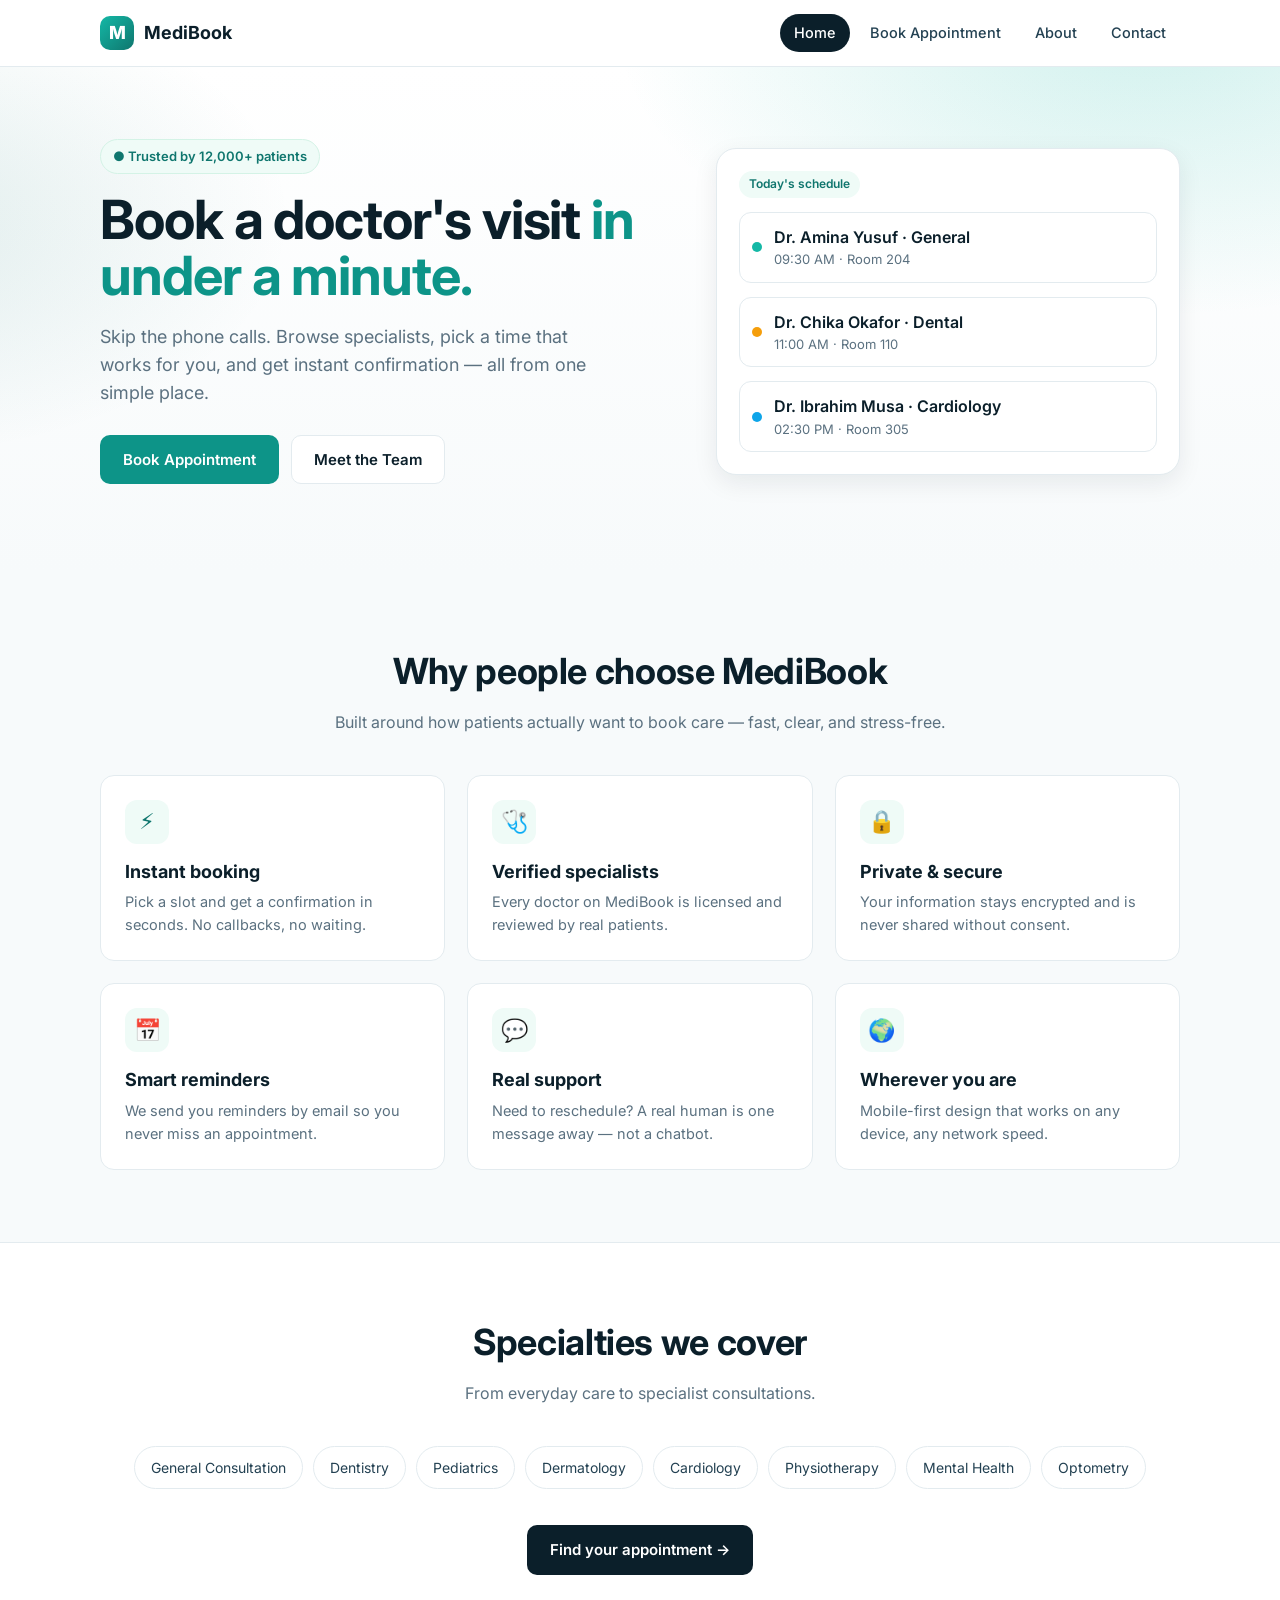
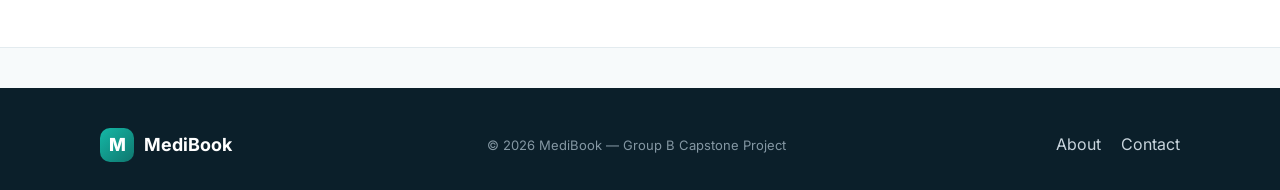
<file: index.html>
<!DOCTYPE html>
<html lang="en">
<head>
  <meta charset="UTF-8" />
  <meta name="viewport" content="width=device-width, initial-scale=1" />
  <title>MediBook — Book Health Appointments Online</title>
  <meta name="description" content="MediBook lets you book appointments with trusted doctors in minutes. Choose a specialty, pick a time, and you're done." />
  <link rel="preconnect" href="https://fonts.googleapis.com" />
  <link rel="preconnect" href="https://fonts.gstatic.com" crossorigin />
  <link href="https://fonts.googleapis.com/css2?family=Inter:wght@400;500;600;700;800&display=swap" rel="stylesheet" />
  <link rel="stylesheet" href="styles.css" />
</head>
<body>
  <!-- ===== Navigation ===== -->
  <header class="nav">
    <div class="nav-inner">
      <a class="brand" href="index.html">
        <span class="brand-logo">M</span> MediBook
      </a>
      <button class="nav-toggle" aria-label="Toggle menu">☰</button>
      <nav class="nav-links">
        <a href="index.html">Home</a>
        <a href="booking.html">Book Appointment</a>
        <a href="about.html">About</a>
        <a href="contact.html">Contact</a>
      </nav>
    </div>
  </header>

  <!-- ===== Hero ===== -->
  <section class="hero">
    <div class="hero-inner">
      <div>
        <span class="eyebrow">● Trusted by 12,000+ patients</span>
        <h1>Book a doctor's visit <span>in under a minute.</span></h1>
        <p class="lead">
          Skip the phone calls. Browse specialists, pick a time that works for you,
          and get instant confirmation — all from one simple place.
        </p>
        <div class="hero-cta">
          <a href="booking.html" class="btn btn-accent">Book Appointment</a>
          <a href="about.html"   class="btn btn-outline">Meet the Team</a>
        </div>
      </div>

      <aside class="hero-card" aria-label="Sample appointment">
        <span class="pill">Today's schedule</span>
        <div class="appt-mini">
          <span class="dot"></span>
          <div>
            <div class="title">Dr. Amina Yusuf · General</div>
            <div class="sub">09:30 AM · Room 204</div>
          </div>
        </div>
        <div class="appt-mini">
          <span class="dot" style="background:#f59e0b"></span>
          <div>
            <div class="title">Dr. Chika Okafor · Dental</div>
            <div class="sub">11:00 AM · Room 110</div>
          </div>
        </div>
        <div class="appt-mini">
          <span class="dot" style="background:#0ea5e9"></span>
          <div>
            <div class="title">Dr. Ibrahim Musa · Cardiology</div>
            <div class="sub">02:30 PM · Room 305</div>
          </div>
        </div>
      </aside>
    </div>
  </section>

  <!-- ===== Features ===== -->
  <section class="section">
    <div class="container">
      <div class="section-head">
        <h2>Why people choose MediBook</h2>
        <p>Built around how patients actually want to book care — fast, clear, and stress-free.</p>
      </div>
      <div class="grid-3">
        <div class="feature">
          <div class="icon">⚡</div>
          <h3>Instant booking</h3>
          <p>Pick a slot and get a confirmation in seconds. No callbacks, no waiting.</p>
        </div>
        <div class="feature">
          <div class="icon">🩺</div>
          <h3>Verified specialists</h3>
          <p>Every doctor on MediBook is licensed and reviewed by real patients.</p>
        </div>
        <div class="feature">
          <div class="icon">🔒</div>
          <h3>Private & secure</h3>
          <p>Your information stays encrypted and is never shared without consent.</p>
        </div>
        <div class="feature">
          <div class="icon">📅</div>
          <h3>Smart reminders</h3>
          <p>We send you reminders by email so you never miss an appointment.</p>
        </div>
        <div class="feature">
          <div class="icon">💬</div>
          <h3>Real support</h3>
          <p>Need to reschedule? A real human is one message away — not a chatbot.</p>
        </div>
        <div class="feature">
          <div class="icon">🌍</div>
          <h3>Wherever you are</h3>
          <p>Mobile-first design that works on any device, any network speed.</p>
        </div>
      </div>
    </div>
  </section>

  <!-- ===== Specialties ===== -->
  <section class="section" style="background:#fff;border-top:1px solid var(--border);border-bottom:1px solid var(--border)">
    <div class="container">
      <div class="section-head">
        <h2>Specialties we cover</h2>
        <p>From everyday care to specialist consultations.</p>
      </div>
      <div class="chips">
        <span class="chip">General Consultation</span>
        <span class="chip">Dentistry</span>
        <span class="chip">Pediatrics</span>
        <span class="chip">Dermatology</span>
        <span class="chip">Cardiology</span>
        <span class="chip">Physiotherapy</span>
        <span class="chip">Mental Health</span>
        <span class="chip">Optometry</span>
      </div>
      <div style="text-align:center;margin-top:36px">
        <a href="booking.html" class="btn btn-primary">Find your appointment →</a>
      </div>
    </div>
  </section>

  <!-- ===== Footer ===== -->
  <footer class="footer">
    <div class="container footer-inner">
      <div class="brand"><span class="brand-logo">M</span> MediBook</div>
      <small>© <span id="year"></span> MediBook — Group B Capstone Project</small>
      <div>
        <a href="about.html">About</a>
        <a href="contact.html">Contact</a>
      </div>
    </div>
  </footer>

  <script src="script.js"></script>
</body>
</html>
</file>
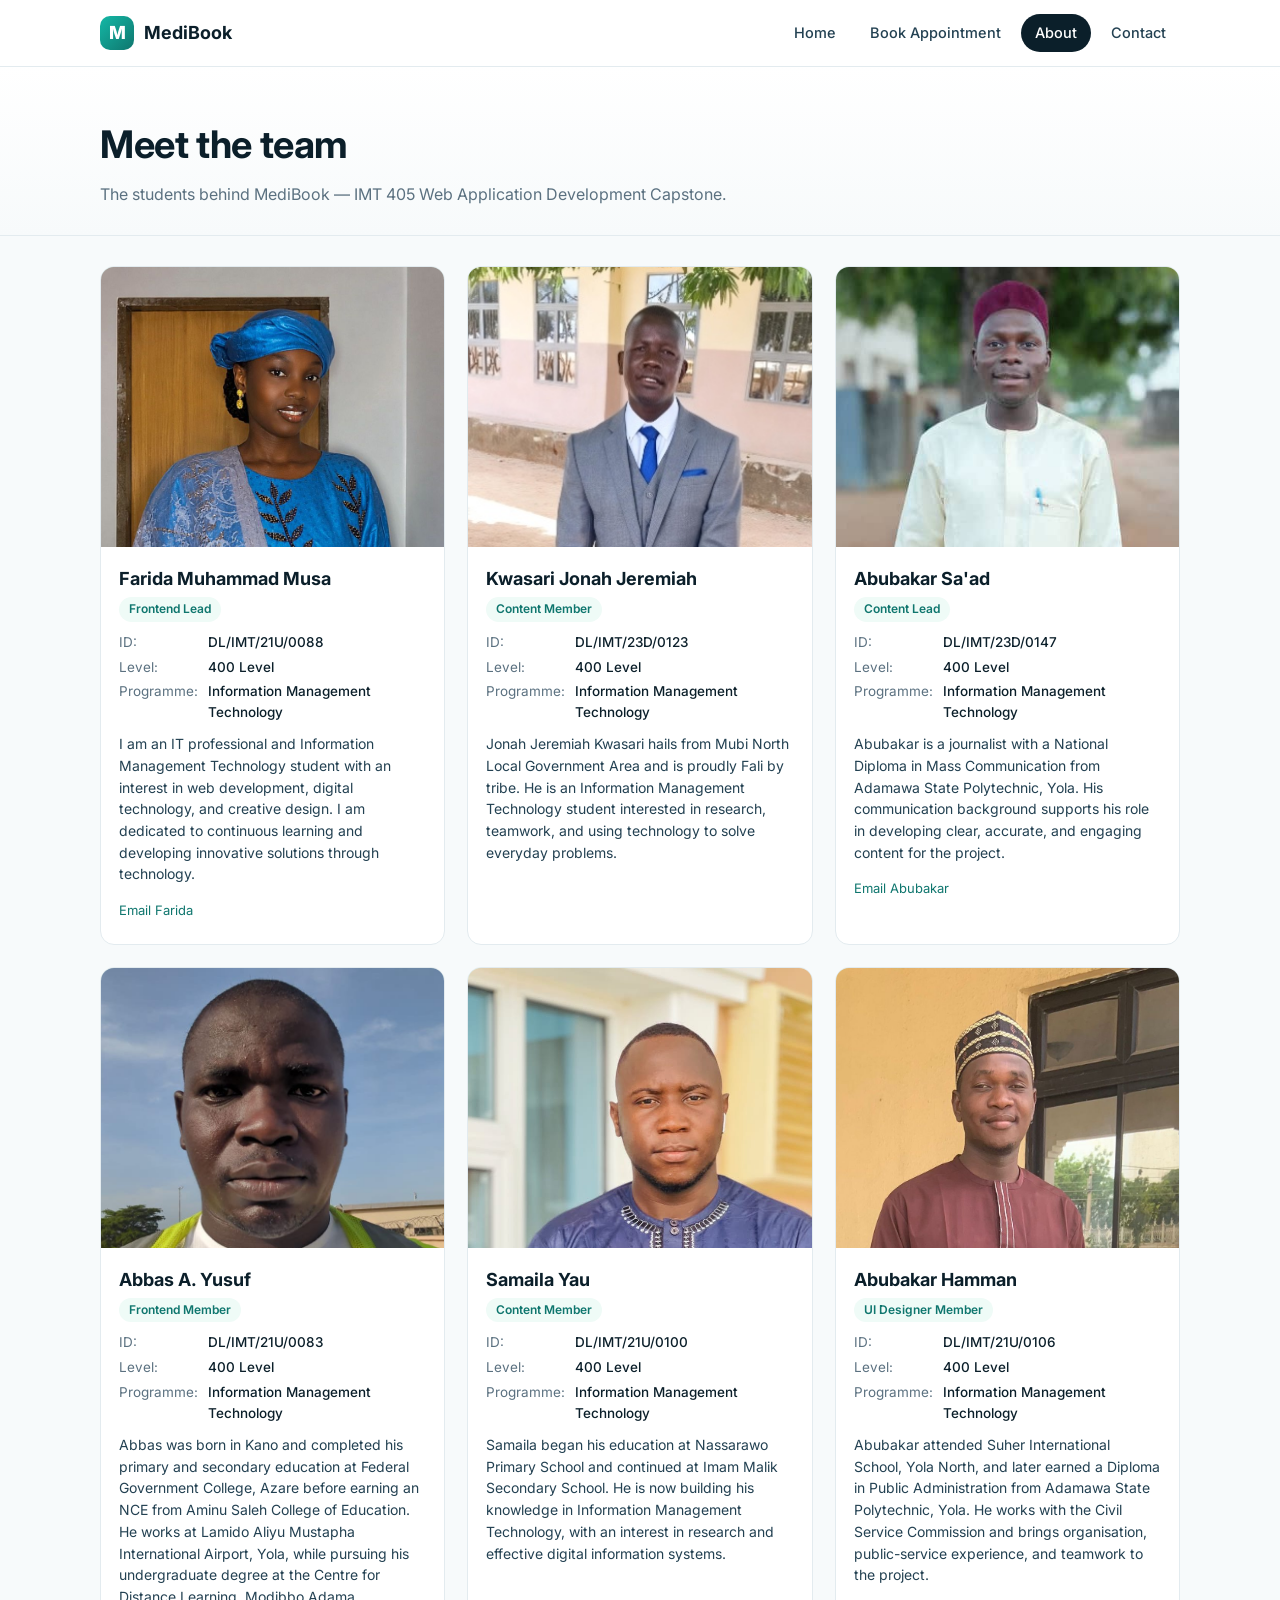
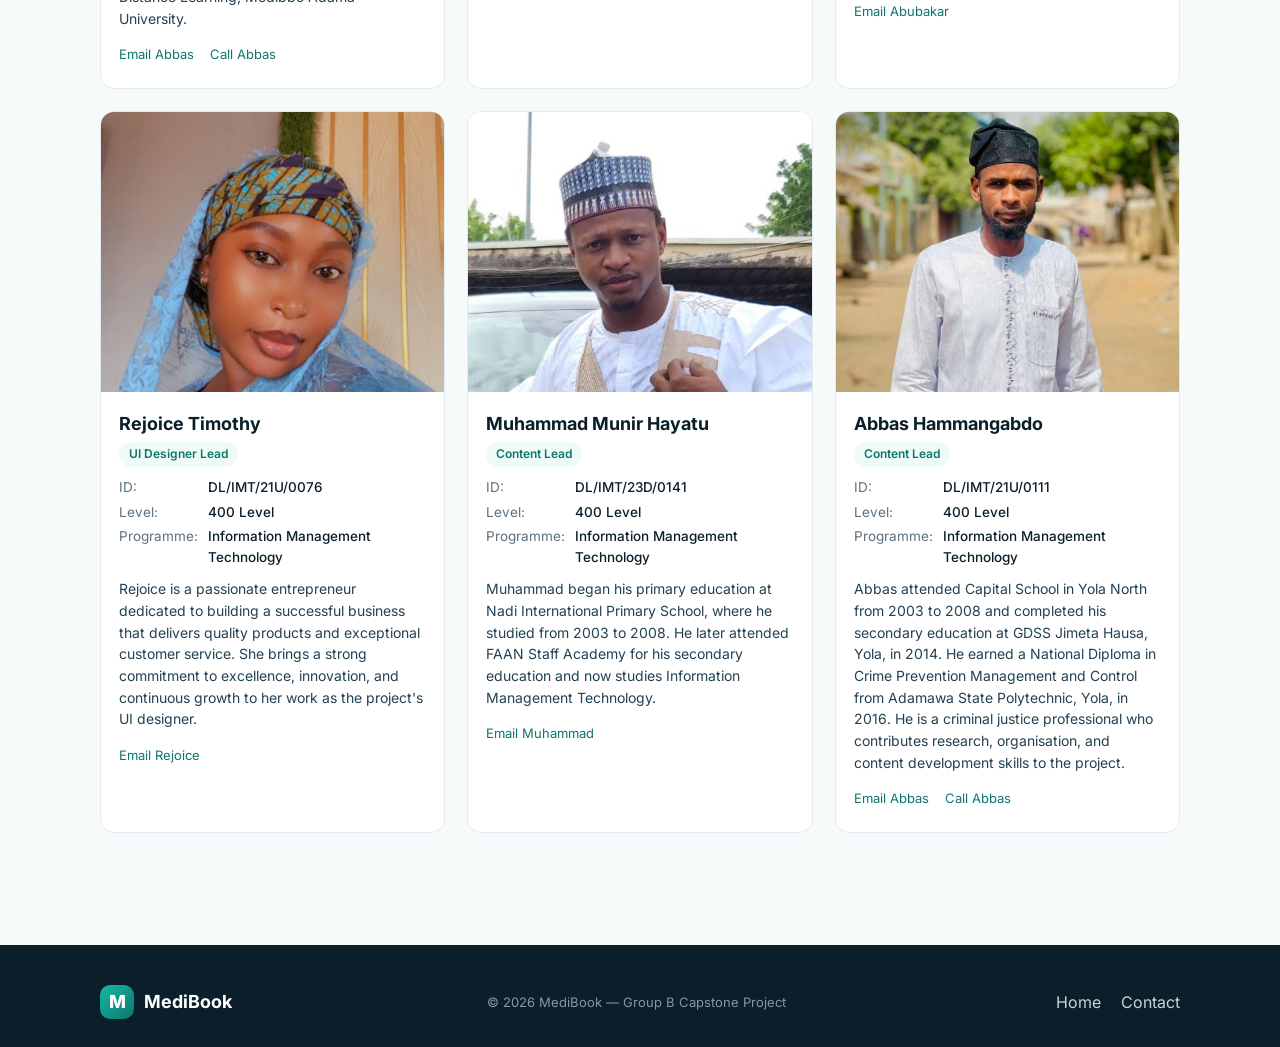
<file: about.html>
<!DOCTYPE html>
<html lang="en">
<head>
  <meta charset="UTF-8" />
  <meta name="viewport" content="width=device-width, initial-scale=1" />
  <title>Meet the Team — MediBook</title>
  <meta name="description" content="Meet the team behind MediBook — the Group B Capstone Project." />
  <link rel="preconnect" href="https://fonts.googleapis.com" />
  <link rel="preconnect" href="https://fonts.gstatic.com" crossorigin />
  <link href="https://fonts.googleapis.com/css2?family=Inter:wght@400;500;600;700;800&display=swap" rel="stylesheet" />
  <link rel="stylesheet" href="styles.css" />
</head>
<body>
  <header class="nav">
    <div class="nav-inner">
      <a class="brand" href="index.html"><span class="brand-logo">M</span> MediBook</a>
      <button class="nav-toggle" aria-label="Toggle menu">☰</button>
      <nav class="nav-links">
        <a href="index.html">Home</a>
        <a href="booking.html">Book Appointment</a>
        <a href="about.html">About</a>
        <a href="contact.html">Contact</a>
      </nav>
    </div>
  </header>

  <section class="page-head">
    <div class="container">
      <h1>Meet the team</h1>
      <p>The students behind MediBook — IMT 405 Web Application Development Capstone.</p>
    </div>
  </section>

  <section class="section" style="padding-top:30px">
    <div class="container">
      <div class="team-grid">

        <article class="member">
          <div class="photo">
            <img src="pictures/farida.jpeg" alt="Professional headshot of Farida Muhammad Musa" />
          </div>
          <div class="body">
            <h3>Farida Muhammad Musa</h3>
            <span class="role">Frontend Lead</span>
            <dl>
              <dt>ID:</dt>      <dd>DL/IMT/21U/0088</dd>
              <dt>Level:</dt>   <dd>400 Level</dd>
              <dt>Programme:</dt><dd>Information Management Technology</dd>
            </dl>
            <p class="bio">I am an IT professional and Information Management Technology student with an interest in web development, digital technology, and creative design. I am dedicated to continuous learning and developing innovative solutions through technology.</p>
            <div class="links">
              <a href="mailto:muhammadfarida01@gmail.com">Email Farida</a>
            </div>
          </div>
        </article>

        <article class="member">
          <div class="photo">
            <img src="pictures/kwasari.jpeg" alt="Professional headshot of Kwasari Jonah Jeremiah" />
          </div>
          <div class="body">
            <h3>Kwasari Jonah Jeremiah</h3>
            <span class="role">Content Member</span>
            <dl>
              <dt>ID:</dt>      <dd>DL/IMT/23D/0123</dd>
              <dt>Level:</dt>   <dd>400 Level</dd>
              <dt>Programme:</dt><dd>Information Management Technology</dd>
            </dl>
            <p class="bio">Jonah Jeremiah Kwasari hails from Mubi North Local Government Area and is proudly Fali by tribe. He is an Information Management Technology student interested in research, teamwork, and using technology to solve everyday problems.</p>
          </div>
        </article>

        <article class="member">
          <div class="photo">
            <img src="pictures/abubakar-saad.jpeg" alt="Professional headshot of Abubakar Sa'ad" />
          </div>
          <div class="body">
            <h3>Abubakar Sa'ad</h3>
            <span class="role">Content Lead</span>
            <dl>
              <dt>ID:</dt>      <dd>DL/IMT/23D/0147</dd>
              <dt>Level:</dt>   <dd>400 Level</dd>
              <dt>Programme:</dt><dd>Information Management Technology</dd>
            </dl>
            <p class="bio">Abubakar is a journalist with a National Diploma in Mass Communication from Adamawa State Polytechnic, Yola. His communication background supports his role in developing clear, accurate, and engaging content for the project.</p>
            <div class="links">
              <a href="mailto:abubakarsaad00@gmail.com">Email Abubakar</a>
            </div>
          </div>
        </article>

        <article class="member">
          <div class="photo">
            <img src="pictures/abbas.jpeg" alt="Professional headshot of Abbas A. Yusuf" />
          </div>
          <div class="body">
            <h3>Abbas A. Yusuf</h3>
            <span class="role">Frontend Member</span>
            <dl>
              <dt>ID:</dt>      <dd>DL/IMT/21U/0083</dd>
              <dt>Level:</dt>   <dd>400 Level</dd>
              <dt>Programme:</dt><dd>Information Management Technology</dd>
            </dl>
            <p class="bio">Abbas was born in Kano and completed his primary and secondary education at Federal Government College, Azare before earning an NCE from Aminu Saleh College of Education. He works at Lamido Aliyu Mustapha International Airport, Yola, while pursuing his undergraduate degree at the Centre for Distance Learning, Modibbo Adama University.</p>
            <div class="links">
              <a href="mailto:abbasayusuf3@gmail.com">Email Abbas</a>
              <a href="tel:+2348061377040">Call Abbas</a>
            </div>
          </div>
        </article>

        <article class="member">
          <div class="photo">
            <img src="pictures/samaila.jpeg" alt="Professional headshot of Samaila Yau" />
          </div>
          <div class="body">
            <h3>Samaila Yau</h3>
            <span class="role">Content Member</span>
            <dl>
              <dt>ID:</dt>      <dd>DL/IMT/21U/0100</dd>
              <dt>Level:</dt>   <dd>400 Level</dd>
              <dt>Programme:</dt><dd>Information Management Technology</dd>
            </dl>
            <p class="bio">Samaila began his education at Nassarawo Primary School and continued at Imam Malik Secondary School. He is now building his knowledge in Information Management Technology, with an interest in research and effective digital information systems.</p>
          </div>
        </article>

        <article class="member">
          <div class="photo">
            <img src="pictures/abubakar-hamman.jpeg" alt="Professional headshot of Abubakar Hamman" />
          </div>
          <div class="body">
            <h3>Abubakar Hamman</h3>
            <span class="role">UI Designer Member</span>
            <dl>
              <dt>ID:</dt>      <dd>DL/IMT/21U/0106</dd>
              <dt>Level:</dt>   <dd>400 Level</dd>
              <dt>Programme:</dt><dd>Information Management Technology</dd>
            </dl>
            <p class="bio">Abubakar attended Suher International School, Yola North, and later earned a Diploma in Public Administration from Adamawa State Polytechnic, Yola. He works with the Civil Service Commission and brings organisation, public-service experience, and teamwork to the project.</p>
            <div class="links">
              <a href="mailto:Abubakarhamman144@gmail.com">Email Abubakar</a>
            </div>
          </div>
        </article>

        <article class="member">
          <div class="photo">
            <img src="pictures/rejoice.jpeg" alt="Professional headshot of Rejoice Timothy" />
          </div>
          <div class="body">
            <h3>Rejoice Timothy</h3>
            <span class="role">UI Designer Lead</span>
            <dl>
              <dt>ID:</dt>      <dd>DL/IMT/21U/0076</dd>
              <dt>Level:</dt>   <dd>400 Level</dd>
              <dt>Programme:</dt><dd>Information Management Technology</dd>
            </dl>
            <p class="bio">Rejoice is a passionate entrepreneur dedicated to building a successful business that delivers quality products and exceptional customer service. She brings a strong commitment to excellence, innovation, and continuous growth to her work as the project's UI designer.</p>
            <div class="links">
              <a href="mailto:rejoicetimothy01@gmail.com">Email Rejoice</a>
            </div>
          </div>
        </article>

        <article class="member">
          <div class="photo">
            <img src="pictures/munir.jpeg" alt="Professional headshot of Muhammad Munir Hayatu" />
          </div>
          <div class="body">
            <h3>Muhammad Munir Hayatu</h3>
            <span class="role">Content Lead</span>
            <dl>
              <dt>ID:</dt>      <dd>DL/IMT/23D/0141</dd>
              <dt>Level:</dt>   <dd>400 Level</dd>
              <dt>Programme:</dt><dd>Information Management Technology</dd>
            </dl>
            <p class="bio">Muhammad began his primary education at Nadi International Primary School, where he studied from 2003 to 2008. He later attended FAAN Staff Academy for his secondary education and now studies Information Management Technology.</p>
            <div class="links">
              <a href="mailto:hayatudeenmunir@gmail.com">Email Muhammad</a>
            </div>
          </div>
        </article>

        <article class="member">
          <div class="photo">
            <img src="pictures/abbas-hammangabdo.jpeg" alt="Professional headshot of Abbas Hammangabdo" />
          </div>
          <div class="body">
            <h3>Abbas Hammangabdo</h3>
            <span class="role">Content Lead</span>
            <dl>
              <dt>ID:</dt>      <dd>DL/IMT/21U/0111</dd>
              <dt>Level:</dt>   <dd>400 Level</dd>
              <dt>Programme:</dt><dd>Information Management Technology</dd>
            </dl>
            <p class="bio">Abbas attended Capital School in Yola North from 2003 to 2008 and completed his secondary education at GDSS Jimeta Hausa, Yola, in 2014. He earned a National Diploma in Crime Prevention Management and Control from Adamawa State Polytechnic, Yola, in 2016. He is a criminal justice professional who contributes research, organisation, and content development skills to the project.</p>
            <div class="links">
              <a href="mailto:abbashammangabdo99@gmail.com">Email Abbas</a>
              <a href="tel:+2347066837968">Call Abbas</a>
            </div>
          </div>
        </article>

      </div>
    </div>
  </section>

  <footer class="footer">
    <div class="container footer-inner">
      <div class="brand"><span class="brand-logo">M</span> MediBook</div>
      <small>© <span id="year"></span> MediBook — Group B Capstone Project</small>
      <div>
        <a href="index.html">Home</a>
        <a href="contact.html">Contact</a>
      </div>
    </div>
  </footer>

  <script src="script.js"></script>
</body>
</html>
</file>
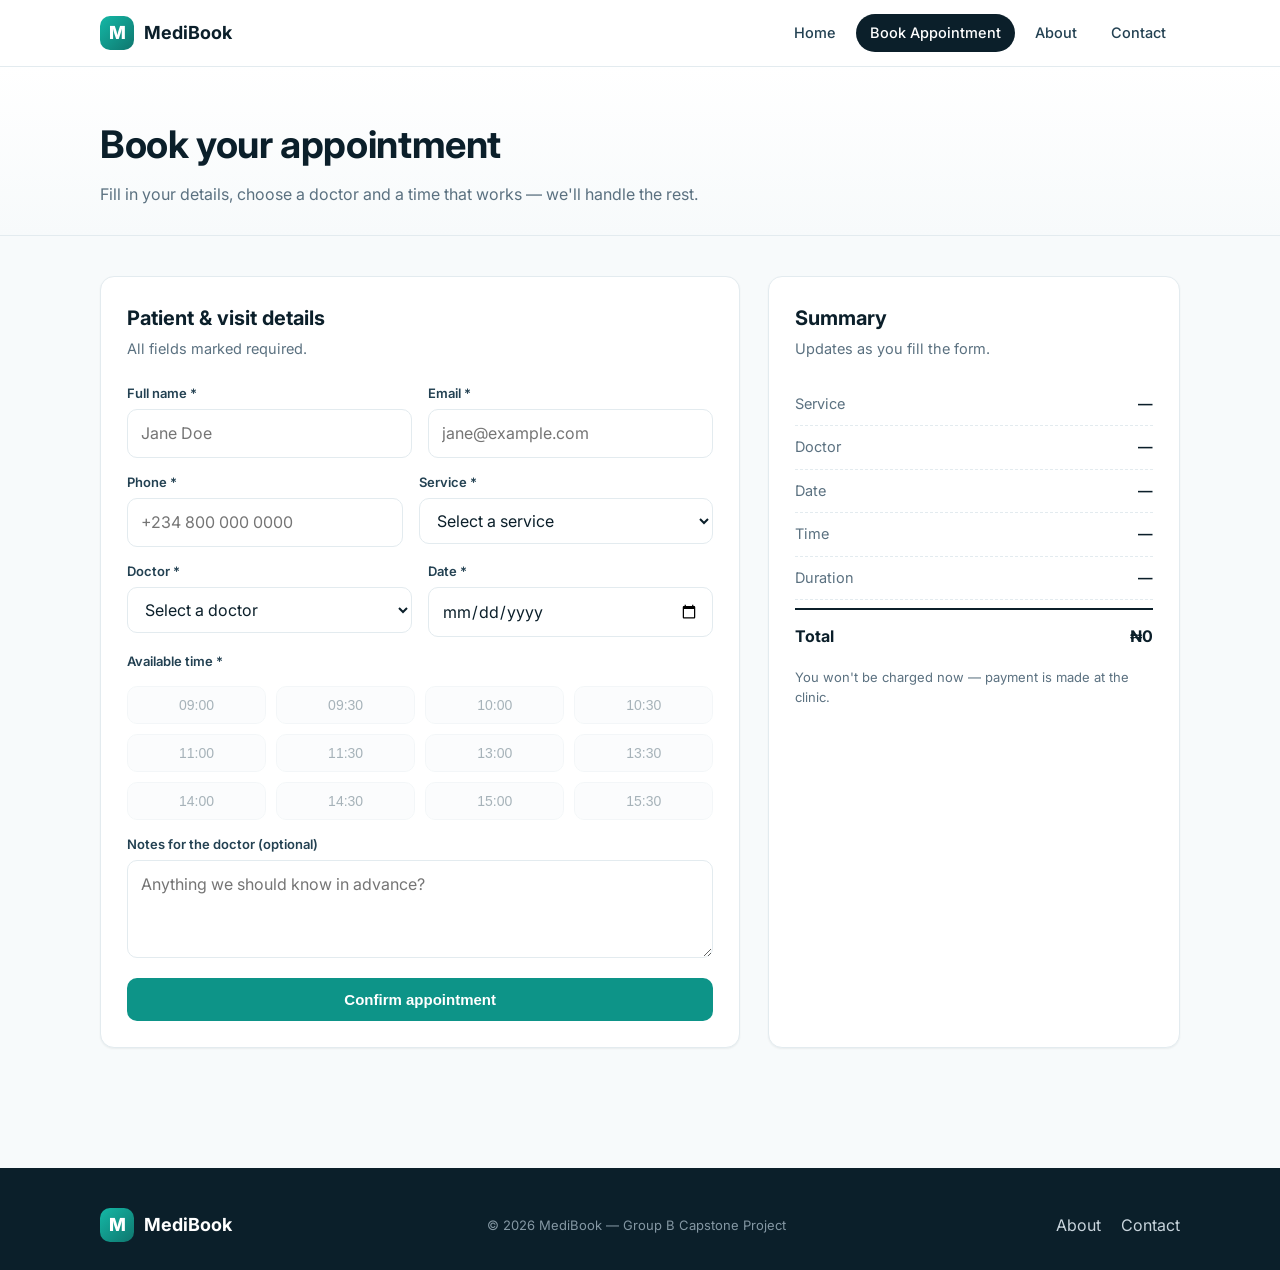
<file: booking.html>
<!DOCTYPE html>
<html lang="en">
<head>
  <meta charset="UTF-8" />
  <meta name="viewport" content="width=device-width, initial-scale=1" />
  <title>Book an Appointment — MediBook</title>
  <meta name="description" content="Choose a specialty, pick a doctor, and select a time slot. Quick online appointment booking." />
  <link rel="preconnect" href="https://fonts.googleapis.com" />
  <link rel="preconnect" href="https://fonts.gstatic.com" crossorigin />
  <link href="https://fonts.googleapis.com/css2?family=Inter:wght@400;500;600;700;800&display=swap" rel="stylesheet" />
  <link rel="stylesheet" href="styles.css" />
</head>
<body>
  <header class="nav">
    <div class="nav-inner">
      <a class="brand" href="index.html"><span class="brand-logo">M</span> MediBook</a>
      <button class="nav-toggle" aria-label="Toggle menu">☰</button>
      <nav class="nav-links">
        <a href="index.html">Home</a>
        <a href="booking.html">Book Appointment</a>
        <a href="about.html">About</a>
        <a href="contact.html">Contact</a>
      </nav>
    </div>
  </header>

  <section class="page-head">
    <div class="container">
      <h1>Book your appointment</h1>
      <p>Fill in your details, choose a doctor and a time that works — we'll handle the rest.</p>
    </div>
  </section>

  <section class="container">
    <div id="banner" class="banner" role="status" aria-live="polite"></div>

    <div class="booking-grid">
      <!-- ===== Form ===== -->
      <form id="booking-form" class="card" novalidate>
        <h2>Patient & visit details</h2>
        <p class="muted">All fields marked required.</p>

        <div class="form-row">
          <div class="field">
            <label for="fullname">Full name *</label>
            <input id="fullname" type="text" placeholder="Jane Doe" required />
            <span class="error">Please enter your full name.</span>
          </div>
          <div class="field">
            <label for="email">Email *</label>
            <input id="email" type="email" placeholder="jane@example.com" required />
            <span class="error">Please enter a valid email.</span>
          </div>
        </div>

        <div class="form-row">
          <div class="field">
            <label for="phone">Phone *</label>
            <input id="phone" type="tel" placeholder="+234 800 000 0000" required />
            <span class="error">Please enter a valid phone number.</span>
          </div>
          <div class="field">
            <label for="service">Service *</label>
            <select id="service" required>
              <option value="">Select a service</option>
            </select>
            <span class="error">Please choose a service.</span>
          </div>
        </div>

        <div class="form-row">
          <div class="field">
            <label for="doctor">Doctor *</label>
            <select id="doctor" required>
              <option value="">Select a doctor</option>
            </select>
            <span class="error">Please choose a doctor.</span>
          </div>
          <div class="field">
            <label for="date">Date *</label>
            <input id="date" type="date" required />
            <span class="error">Please pick a date.</span>
          </div>
        </div>

        <div class="field full" style="margin-bottom:14px">
          <label>Available time *</label>
          <div id="slots" class="slots" aria-label="Available time slots"></div>
        </div>

        <div class="field full" style="margin-bottom:20px">
          <label for="notes">Notes for the doctor (optional)</label>
          <textarea id="notes" rows="3" placeholder="Anything we should know in advance?"></textarea>
        </div>

        <button type="submit" class="btn btn-accent" style="width:100%">
          Confirm appointment
        </button>
      </form>

      <!-- ===== Summary ===== -->
      <aside class="card summary" aria-label="Appointment summary">
        <h2>Summary</h2>
        <p class="muted">Updates as you fill the form.</p>

        <div class="line"><span class="k">Service</span><span class="v" id="sum-service">—</span></div>
        <div class="line"><span class="k">Doctor</span><span class="v" id="sum-doctor">—</span></div>
        <div class="line"><span class="k">Date</span><span class="v" id="sum-date">—</span></div>
        <div class="line"><span class="k">Time</span><span class="v" id="sum-time">—</span></div>
        <div class="line"><span class="k">Duration</span><span class="v" id="sum-duration">—</span></div>
        <div class="total"><span>Total</span><span id="sum-total">₦0</span></div>

        <p class="muted" style="margin-top:18px;font-size:13px">
          You won't be charged now — payment is made at the clinic.
        </p>
      </aside>
    </div>
  </section>

  <footer class="footer">
    <div class="container footer-inner">
      <div class="brand"><span class="brand-logo">M</span> MediBook</div>
      <small>© <span id="year"></span> MediBook — Group B Capstone Project</small>
      <div>
        <a href="about.html">About</a>
        <a href="contact.html">Contact</a>
      </div>
    </div>
  </footer>

  <script src="script.js"></script>
  <script src="booking.js"></script>
</body>
</html>
</file>
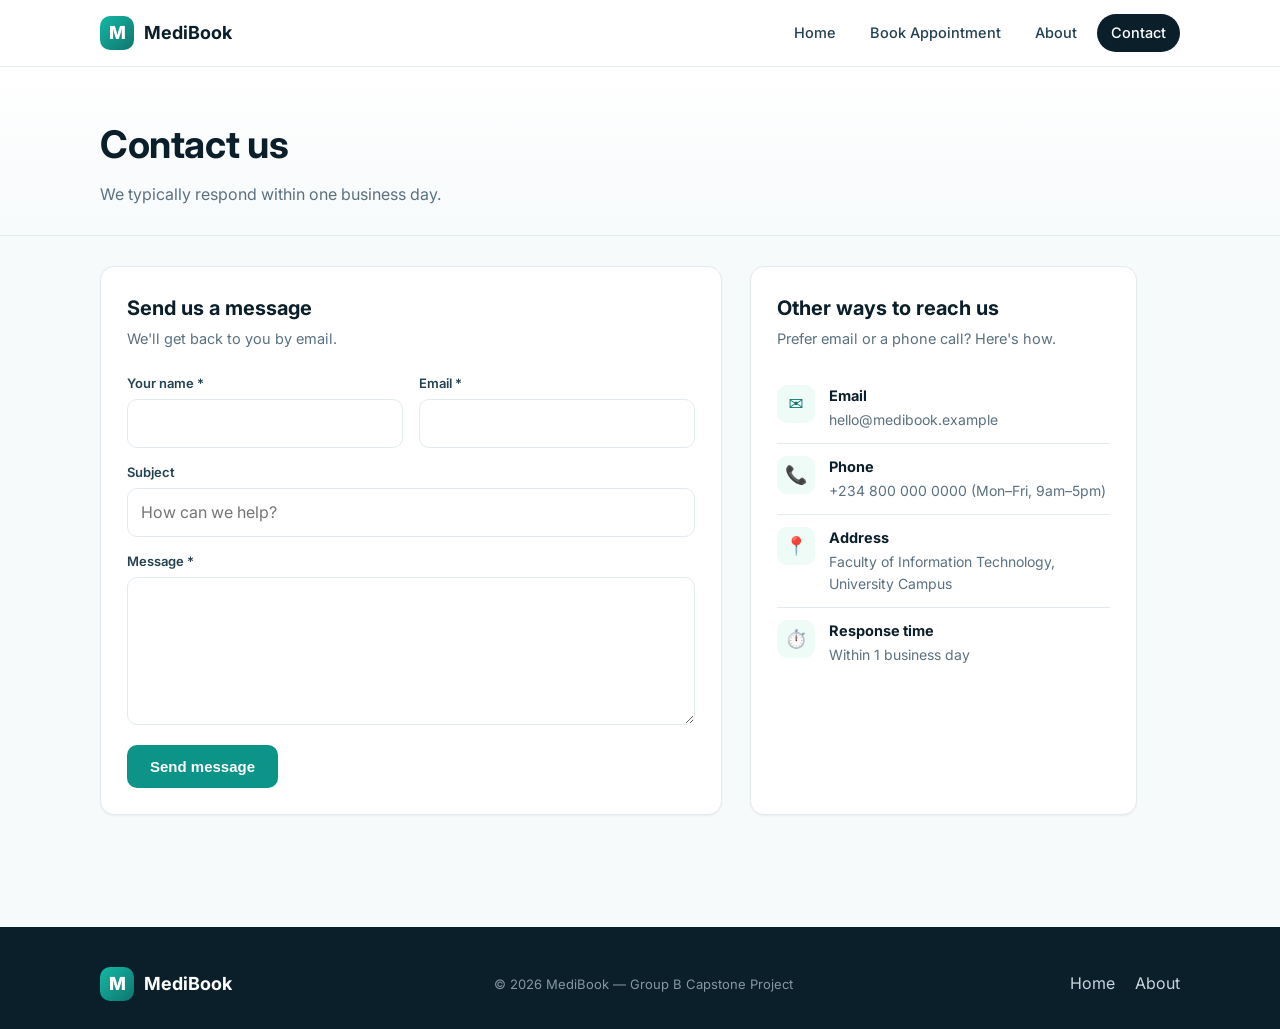
<file: contact.html>
<!DOCTYPE html>
<html lang="en">
<head>
  <meta charset="UTF-8" />
  <meta name="viewport" content="width=device-width, initial-scale=1" />
  <title>Contact — MediBook</title>
  <meta name="description" content="Get in touch with the MediBook team — questions, feedback or partnership inquiries." />
  <link rel="preconnect" href="https://fonts.googleapis.com" />
  <link rel="preconnect" href="https://fonts.gstatic.com" crossorigin />
  <link href="https://fonts.googleapis.com/css2?family=Inter:wght@400;500;600;700;800&display=swap" rel="stylesheet" />
  <link rel="stylesheet" href="styles.css" />
</head>
<body>
  <header class="nav">
    <div class="nav-inner">
      <a class="brand" href="index.html"><span class="brand-logo">M</span> MediBook</a>
      <button class="nav-toggle" aria-label="Toggle menu">☰</button>
      <nav class="nav-links">
        <a href="index.html">Home</a>
        <a href="booking.html">Book Appointment</a>
        <a href="about.html">About</a>
        <a href="contact.html">Contact</a>
      </nav>
    </div>
  </header>

  <section class="page-head">
    <div class="container">
      <h1>Contact us</h1>
      <p>We typically respond within one business day.</p>
    </div>
  </section>

  <section class="section" style="padding-top:30px">
    <div class="container">
      <div class="contact-grid">

        <form class="card" id="contact-form" novalidate>
          <h2>Send us a message</h2>
          <p class="muted">We'll get back to you by email.</p>

          <div id="contact-banner" class="banner" role="status" aria-live="polite"></div>

          <div class="form-row">
            <div class="field">
              <label for="c-name">Your name *</label>
              <input id="c-name" type="text" required />
              <span class="error">Please enter your name.</span>
            </div>
            <div class="field">
              <label for="c-email">Email *</label>
              <input id="c-email" type="email" required />
              <span class="error">Please enter a valid email.</span>
            </div>
          </div>

          <div class="field full" style="margin-bottom:14px">
            <label for="c-subject">Subject</label>
            <input id="c-subject" type="text" placeholder="How can we help?" />
          </div>

          <div class="field full" style="margin-bottom:20px">
            <label for="c-msg">Message *</label>
            <textarea id="c-msg" rows="5" required></textarea>
            <span class="error">Please write a short message.</span>
          </div>

          <button type="submit" class="btn btn-accent">Send message</button>
        </form>

        <aside class="card info-card">
          <h2>Other ways to reach us</h2>
          <p class="muted">Prefer email or a phone call? Here's how.</p>

          <div class="info-row">
            <div class="info-icon">✉️</div>
            <div>
              <h4>Email</h4>
              <p>hello@medibook.example</p>
            </div>
          </div>
          <div class="info-row">
            <div class="info-icon">📞</div>
            <div>
              <h4>Phone</h4>
              <p>+234 800 000 0000 (Mon–Fri, 9am–5pm)</p>
            </div>
          </div>
          <div class="info-row">
            <div class="info-icon">📍</div>
            <div>
              <h4>Address</h4>
              <p>Faculty of Information Technology,<br/>University Campus</p>
            </div>
          </div>
          <div class="info-row">
            <div class="info-icon">⏱️</div>
            <div>
              <h4>Response time</h4>
              <p>Within 1 business day</p>
            </div>
          </div>
        </aside>

      </div>
    </div>
  </section>

  <footer class="footer">
    <div class="container footer-inner">
      <div class="brand"><span class="brand-logo">M</span> MediBook</div>
      <small>© <span id="year"></span> MediBook — Group B Capstone Project</small>
      <div>
        <a href="index.html">Home</a>
        <a href="about.html">About</a>
      </div>
    </div>
  </footer>

  <script src="script.js"></script>
  <script>
    // Contact form: simple inline validation + success banner
    (function () {
      const f = document.getElementById('contact-form');
      const b = document.getElementById('contact-banner');
      f.addEventListener('submit', (e) => {
        e.preventDefault();
        let ok = true;
        const name = document.getElementById('c-name');
        const mail = document.getElementById('c-email');
        const msg  = document.getElementById('c-msg');
        [[name, name.value.trim().length >= 2],
         [mail, /^\S+@\S+\.\S+$/.test(mail.value.trim())],
         [msg,  msg.value.trim().length >= 5]
        ].forEach(([el, valid]) => {
          el.closest('.field').classList.toggle('invalid', !valid);
          if (!valid) ok = false;
        });
        if (!ok) return;
        b.textContent = `✓ Thanks ${name.value.trim()} — your message is on its way.`;
        b.classList.add('show');
        f.reset();
      });
    })();
  </script>
</body>
</html>
</file>
<file: styles.css>
/* ==========================================================================
   MediBook — Appointment Booking Site
   Vanilla CSS. No frameworks.
   ========================================================================== */

:root {
  --teal-50:  #effbf7;
  --teal-100: #d4f3e6;
  --teal-500: #14b8a6;
  --teal-600: #0d9488;
  --teal-700: #0f766e;
  --ink-900:  #0b1f2a;
  --ink-700:  #234152;
  --ink-500:  #5b7180;
  --ink-300:  #aebac3;
  --bg:       #f7fafb;
  --card:     #ffffff;
  --border:   #e3ebef;
  --danger:   #e11d48;
  --warning:  #f59e0b;
  --shadow-sm: 0 1px 2px rgba(11,31,42,.06);
  --shadow-md: 0 8px 24px rgba(11,31,42,.08);
  --radius:   14px;
  --radius-sm: 8px;
  --maxw:     1120px;
  --font:     "Inter", system-ui, -apple-system, "Segoe UI", Roboto, sans-serif;
}

* { box-sizing: border-box; }

html, body {
  margin: 0;
  padding: 0;
  font-family: var(--font);
  color: var(--ink-900);
  background: var(--bg);
  line-height: 1.55;
  -webkit-font-smoothing: antialiased;
}

img { max-width: 100%; display: block; }
a   { color: var(--teal-700); text-decoration: none; }
a:hover { text-decoration: underline; }

.container {
  max-width: var(--maxw);
  margin: 0 auto;
  padding: 0 20px;
}

/* ---------- Navigation ---------- */
.nav {
  position: sticky;
  top: 0;
  z-index: 50;
  background: rgba(255,255,255,.92);
  backdrop-filter: saturate(180%) blur(8px);
  border-bottom: 1px solid var(--border);
}
.nav-inner {
  display: flex;
  align-items: center;
  justify-content: space-between;
  padding: 14px 20px;
  max-width: var(--maxw);
  margin: 0 auto;
}
.brand {
  display: flex;
  align-items: center;
  gap: 10px;
  font-weight: 700;
  font-size: 18px;
  color: var(--ink-900);
}
.brand-logo {
  width: 34px; height: 34px;
  border-radius: 10px;
  background: linear-gradient(135deg, var(--teal-500), var(--teal-700));
  display: grid; place-items: center;
  color: #fff; font-weight: 800;
}
.nav-links { display: flex; gap: 6px; align-items: center; }
.nav-links a {
  padding: 8px 14px;
  border-radius: 999px;
  color: var(--ink-700);
  font-weight: 500;
  font-size: 14.5px;
}
.nav-links a:hover { background: var(--teal-50); text-decoration: none; }
.nav-links a.active { background: var(--ink-900); color: #fff; }

.nav-toggle {
  display: none;
  border: 1px solid var(--border);
  background: #fff;
  border-radius: 8px;
  padding: 8px 10px;
  font-size: 18px;
  cursor: pointer;
}

/* ---------- Buttons ---------- */
.btn {
  display: inline-block;
  padding: 12px 22px;
  border-radius: 10px;
  font-weight: 600;
  font-size: 15px;
  border: 1px solid transparent;
  cursor: pointer;
  transition: transform .08s ease, background .15s ease, box-shadow .15s ease;
}
.btn:active { transform: translateY(1px); }
.btn-primary {
  background: var(--ink-900);
  color: #fff;
}
.btn-primary:hover { background: #07151c; text-decoration: none; }
.btn-accent {
  background: var(--teal-600);
  color: #fff;
}
.btn-accent:hover { background: var(--teal-700); text-decoration: none; }
.btn-outline {
  background: #fff;
  color: var(--ink-900);
  border-color: var(--border);
}
.btn-outline:hover { background: var(--teal-50); text-decoration: none; }

/* ---------- Hero ---------- */
.hero {
  position: relative;
  overflow: hidden;
  background:
    radial-gradient(900px 500px at 90% -10%, rgba(20,184,166,.20), transparent 60%),
    radial-gradient(700px 400px at -10% 30%, rgba(15,118,110,.12), transparent 60%),
    linear-gradient(180deg, #ffffff, var(--bg));
}
.hero-inner {
  display: grid;
  grid-template-columns: 1.1fr .9fr;
  gap: 48px;
  align-items: center;
  padding: 72px 20px 88px;
  max-width: var(--maxw);
  margin: 0 auto;
}
.eyebrow {
  display: inline-flex; align-items: center; gap: 8px;
  background: var(--teal-50);
  color: var(--teal-700);
  border: 1px solid var(--teal-100);
  padding: 6px 12px;
  border-radius: 999px;
  font-size: 13px;
  font-weight: 600;
  margin-bottom: 18px;
}
.hero h1 {
  font-size: clamp(34px, 5vw, 54px);
  line-height: 1.05;
  margin: 0 0 18px;
  letter-spacing: -.02em;
}
.hero h1 span { color: var(--teal-600); }
.hero p.lead {
  font-size: 18px;
  color: var(--ink-500);
  margin: 0 0 28px;
  max-width: 520px;
}
.hero-cta { display: flex; gap: 12px; flex-wrap: wrap; }

.hero-card {
  background: var(--card);
  border: 1px solid var(--border);
  border-radius: 20px;
  padding: 22px;
  box-shadow: var(--shadow-md);
  display: grid;
  gap: 14px;
}
.hero-card .pill {
  font-size: 12px;
  font-weight: 600;
  color: var(--teal-700);
  background: var(--teal-50);
  padding: 4px 10px;
  border-radius: 999px;
  display: inline-block;
  width: max-content;
}
.appt-mini {
  display: flex; gap: 12px; align-items: center;
  padding: 12px;
  border: 1px solid var(--border);
  border-radius: 12px;
}
.appt-mini .dot {
  width: 10px; height: 10px; border-radius: 50%;
  background: var(--teal-500);
}
.appt-mini .title { font-weight: 600; }
.appt-mini .sub   { font-size: 13px; color: var(--ink-500); }

/* ---------- Section ---------- */
.section { padding: 72px 0; }
.section-head { text-align: center; max-width: 640px; margin: 0 auto 40px; }
.section-head h2 {
  font-size: clamp(26px, 3.4vw, 36px);
  margin: 0 0 10px;
  letter-spacing: -.01em;
}
.section-head p { color: var(--ink-500); margin: 0; }

/* ---------- Feature grid ---------- */
.grid-3 {
  display: grid;
  grid-template-columns: repeat(3, 1fr);
  gap: 22px;
}
.feature {
  background: var(--card);
  border: 1px solid var(--border);
  border-radius: var(--radius);
  padding: 24px;
  transition: transform .15s ease, box-shadow .15s ease, border-color .15s ease;
}
.feature:hover {
  transform: translateY(-2px);
  box-shadow: var(--shadow-md);
  border-color: var(--teal-100);
}
.feature .icon {
  width: 44px; height: 44px; border-radius: 12px;
  background: var(--teal-50); color: var(--teal-700);
  display: grid; place-items: center;
  font-size: 22px; margin-bottom: 14px;
}
.feature h3 { margin: 0 0 6px; font-size: 18px; }
.feature p  { margin: 0; color: var(--ink-500); font-size: 14.5px; }

/* ---------- Specialties / chips ---------- */
.chips {
  display: flex; flex-wrap: wrap; gap: 10px; justify-content: center;
}
.chip {
  background: #fff;
  border: 1px solid var(--border);
  border-radius: 999px;
  padding: 10px 16px;
  font-size: 14px;
  color: var(--ink-700);
}

/* ---------- Booking page ---------- */
.page-head {
  background: linear-gradient(180deg, #fff, var(--bg));
  border-bottom: 1px solid var(--border);
  padding: 48px 0 28px;
}
.page-head h1 { margin: 0 0 8px; font-size: clamp(28px, 3.4vw, 38px); letter-spacing: -.01em; }
.page-head p  { margin: 0; color: var(--ink-500); }

.booking-grid {
  display: grid;
  grid-template-columns: 1.4fr .9fr;
  gap: 28px;
  padding: 40px 0 80px;
}

.card {
  background: var(--card);
  border: 1px solid var(--border);
  border-radius: var(--radius);
  padding: 26px;
  box-shadow: var(--shadow-sm);
}
.card h2 { margin: 0 0 4px; font-size: 20px; }
.card .muted { color: var(--ink-500); margin: 0 0 22px; font-size: 14.5px; }

/* Form controls */
.form-row {
  display: grid;
  grid-template-columns: 1fr 1fr;
  gap: 16px;
  margin-bottom: 14px;
}
.field { display: flex; flex-direction: column; gap: 6px; }
.field.full { grid-column: 1 / -1; }
.field label {
  font-size: 13px;
  font-weight: 600;
  color: var(--ink-700);
}
.field input,
.field select,
.field textarea {
  font: inherit;
  padding: 11px 13px;
  border: 1px solid var(--border);
  border-radius: 10px;
  background: #fff;
  color: var(--ink-900);
  transition: border-color .12s ease, box-shadow .12s ease;
}
.field input:focus,
.field select:focus,
.field textarea:focus {
  outline: none;
  border-color: var(--teal-500);
  box-shadow: 0 0 0 3px rgba(20,184,166,.15);
}
.field .error {
  color: var(--danger);
  font-size: 12.5px;
  display: none;
}
.field.invalid input,
.field.invalid select,
.field.invalid textarea { border-color: var(--danger); }
.field.invalid .error { display: block; }

.slots {
  display: grid;
  grid-template-columns: repeat(4, 1fr);
  gap: 10px;
  margin-top: 8px;
}
.slot {
  padding: 10px 8px;
  text-align: center;
  border: 1px solid var(--border);
  border-radius: 10px;
  background: #fff;
  cursor: pointer;
  font-size: 14px;
  font-weight: 500;
  color: var(--ink-700);
  transition: all .12s ease;
}
.slot:hover { border-color: var(--teal-500); color: var(--teal-700); }
.slot.selected {
  background: var(--ink-900);
  color: #fff;
  border-color: var(--ink-900);
}
.slot.disabled {
  opacity: .4;
  cursor: not-allowed;
  background: var(--bg);
}

/* Summary */
.summary { position: sticky; top: 84px; }
.summary .line {
  display: flex; justify-content: space-between; gap: 12px;
  padding: 10px 0;
  border-bottom: 1px dashed var(--border);
  font-size: 14.5px;
}
.summary .line:last-of-type { border-bottom: none; }
.summary .line .k { color: var(--ink-500); }
.summary .line .v { font-weight: 600; color: var(--ink-900); text-align: right; }
.summary .total {
  display: flex; justify-content: space-between;
  padding-top: 14px; margin-top: 8px;
  border-top: 2px solid var(--ink-900);
  font-size: 16px; font-weight: 700;
}

/* Confirmation toast / banner */
.banner {
  display: none;
  background: var(--teal-50);
  border: 1px solid var(--teal-100);
  color: var(--teal-700);
  padding: 14px 16px;
  border-radius: 12px;
  margin-bottom: 18px;
  font-weight: 600;
}
.banner.show { display: block; }

/* ---------- Team ---------- */
.team-grid {
  display: grid;
  grid-template-columns: repeat(3, 1fr);
  gap: 22px;
}
.member {
  background: var(--card);
  border: 1px solid var(--border);
  border-radius: var(--radius);
  overflow: hidden;
  transition: transform .15s ease, box-shadow .15s ease;
}
.member:hover { transform: translateY(-2px); box-shadow: var(--shadow-md); }
.member .photo {
  width: 100%;
  height: 280px;
  background: linear-gradient(135deg, var(--teal-100), var(--teal-50));
  display: grid; place-items: center;
  font-size: 56px; font-weight: 700; color: var(--teal-700);
  overflow: hidden;
}
.member .photo img {
  display: block;
  width: 100%;
  height: 100%;
  object-fit: cover;
  object-position: center top;
}
.member .body { padding: 18px 18px 22px; }
.member h3 { margin: 0 0 2px; font-size: 18px; }
.member .role {
  display: inline-block;
  font-size: 12px; font-weight: 600;
  color: var(--teal-700);
  background: var(--teal-50);
  padding: 3px 10px; border-radius: 999px;
  margin-bottom: 10px;
}
.member dl {
  margin: 0 0 10px;
  display: grid; grid-template-columns: auto 1fr; gap: 4px 10px;
  font-size: 13.5px;
}
.member dt { color: var(--ink-500); }
.member dd { margin: 0; color: var(--ink-900); font-weight: 500; }
.member p.bio { font-size: 14px; color: var(--ink-700); margin: 8px 0 12px; }
.member .links a {
  font-size: 13px; margin-right: 12px;
}

/* ---------- Contact ---------- */
.contact-grid {
  display: grid;
  grid-template-columns: 1.1fr .9fr;
  gap: 28px;
}
.info-card .info-row {
  display: flex; gap: 14px; align-items: flex-start;
  padding: 12px 0; border-bottom: 1px solid var(--border);
}
.info-card .info-row:last-child { border-bottom: none; }
.info-card .info-icon {
  width: 38px; height: 38px; border-radius: 10px;
  background: var(--teal-50); color: var(--teal-700);
  display: grid; place-items: center; font-size: 18px;
  flex-shrink: 0;
}
.info-card h4 { margin: 0 0 2px; font-size: 14.5px; }
.info-card p  { margin: 0; color: var(--ink-500); font-size: 14px; }

/* ---------- Footer ---------- */
.footer {
  background: var(--ink-900);
  color: #c8d4dc;
  padding: 40px 0 28px;
  margin-top: 40px;
}
.footer-inner {
  display: flex;
  justify-content: space-between;
  align-items: center;
  flex-wrap: wrap;
  gap: 16px;
}
.footer .brand { color: #fff; }
.footer small { color: #8497a3; font-size: 13px; }
.footer a { color: #c8d4dc; margin-left: 16px; }

/* ---------- Responsive ---------- */
@media (max-width: 900px) {
  .hero-inner { grid-template-columns: 1fr; padding: 56px 20px 64px; }
  .booking-grid { grid-template-columns: 1fr; }
  .contact-grid { grid-template-columns: 1fr; }
  .grid-3 { grid-template-columns: repeat(2, 1fr); }
  .team-grid { grid-template-columns: repeat(2, 1fr); }
  .member .photo { height: 300px; }
  .summary { position: static; }
}
@media (max-width: 640px) {
  .nav-toggle { display: inline-block; }
  .nav-links {
    display: none;
    position: absolute; top: 100%; left: 0; right: 0;
    background: #fff;
    border-bottom: 1px solid var(--border);
    flex-direction: column;
    padding: 10px 14px 16px;
    gap: 4px;
  }
  .nav-links.open { display: flex; }
  .nav-links a { width: 100%; }
  .grid-3, .team-grid { grid-template-columns: 1fr; }
  .member .photo { height: 340px; }
  .form-row { grid-template-columns: 1fr; }
  .slots { grid-template-columns: repeat(3, 1fr); }
}
</file>
